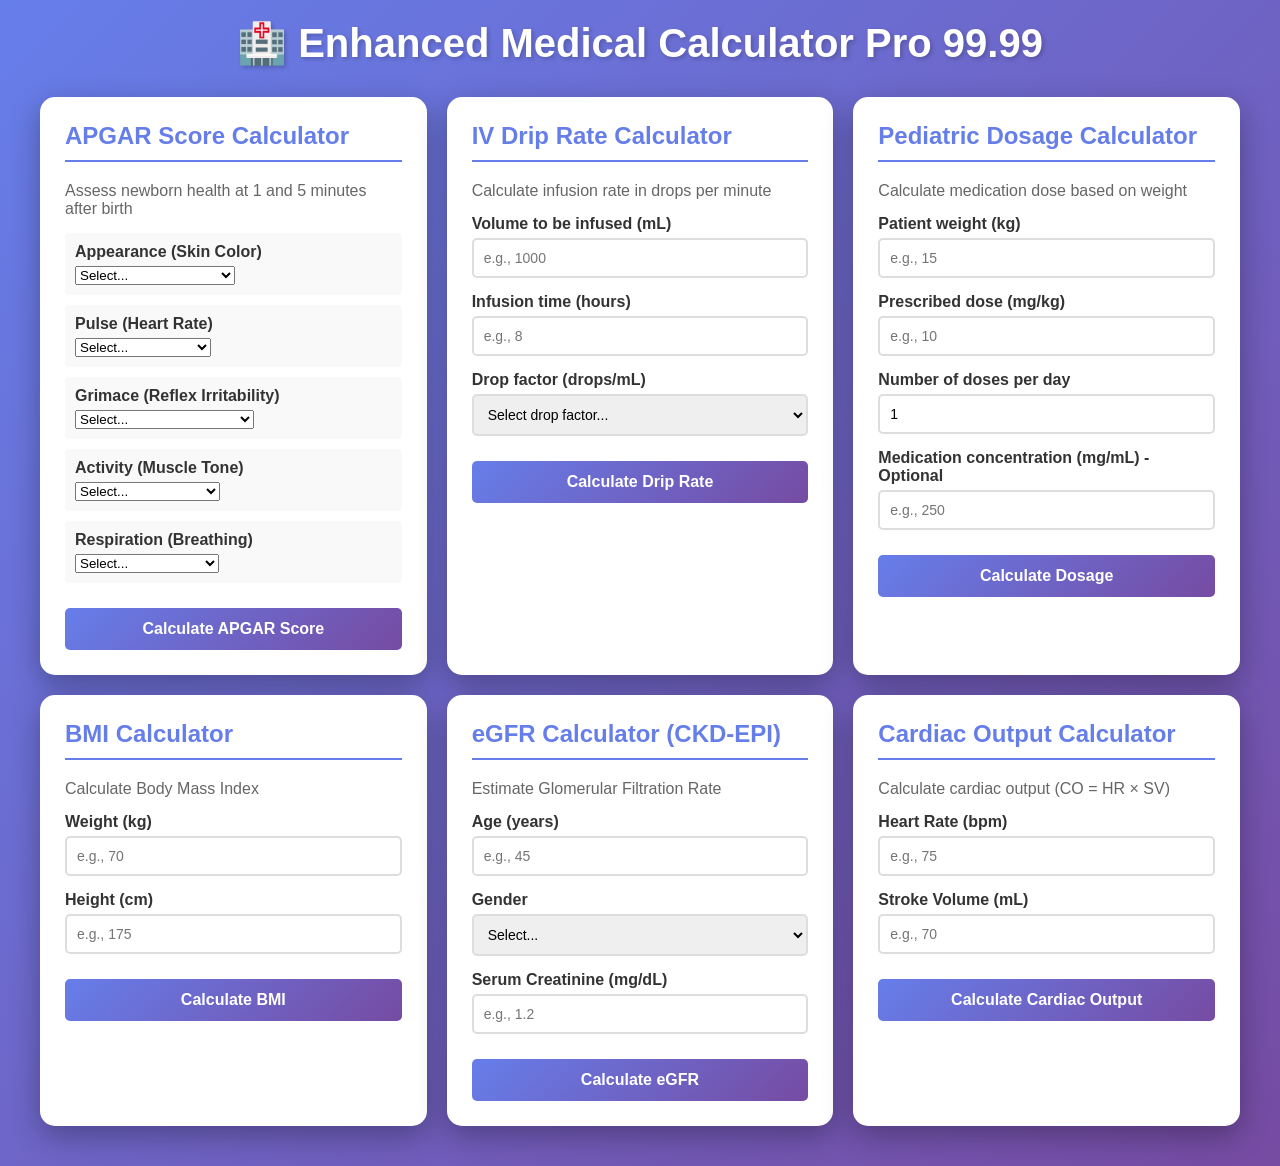
<file: templates/enhanced_medcalc_pro 99.99 (1).html>
<!DOCTYPE html>
<html lang="en">
<head>
    <meta charset="UTF-8">
    <meta name="viewport" content="width=device-width, initial-scale=1.0">
    <title>Enhanced Medical Calculator Pro 99.99</title>
    <style>
        * {
            margin: 0;
            padding: 0;
            box-sizing: border-box;
        }

        body {
            font-family: 'Segoe UI', Tahoma, Geneva, Verdana, sans-serif;
            background: linear-gradient(135deg, #667eea 0%, #764ba2 100%);
            min-height: 100vh;
            padding: 20px;
        }

        .container {
            max-width: 1200px;
            margin: 0 auto;
        }

        h1 {
            text-align: center;
            color: white;
            margin-bottom: 30px;
            font-size: 2.5em;
            text-shadow: 2px 2px 4px rgba(0,0,0,0.2);
        }

        .calculator-grid {
            display: grid;
            grid-template-columns: repeat(auto-fit, minmax(350px, 1fr));
            gap: 20px;
            margin-bottom: 20px;
        }

        .calculator-card {
            background: white;
            border-radius: 15px;
            padding: 25px;
            box-shadow: 0 10px 30px rgba(0,0,0,0.3);
            transition: transform 0.3s ease;
        }

        .calculator-card:hover {
            transform: translateY(-5px);
        }

        .calculator-card h2 {
            color: #667eea;
            margin-bottom: 20px;
            font-size: 1.5em;
            border-bottom: 2px solid #667eea;
            padding-bottom: 10px;
        }

        .input-group {
            margin-bottom: 15px;
        }

        .input-group label {
            display: block;
            margin-bottom: 5px;
            color: #333;
            font-weight: 600;
        }

        .input-group input,
        .input-group select {
            width: 100%;
            padding: 10px;
            border: 2px solid #ddd;
            border-radius: 5px;
            font-size: 14px;
            transition: border-color 0.3s ease;
        }

        .input-group input:focus,
        .input-group select:focus {
            outline: none;
            border-color: #667eea;
        }

        .btn {
            width: 100%;
            padding: 12px;
            background: linear-gradient(135deg, #667eea 0%, #764ba2 100%);
            color: white;
            border: none;
            border-radius: 5px;
            font-size: 16px;
            font-weight: 600;
            cursor: pointer;
            transition: opacity 0.3s ease;
            margin-top: 10px;
        }

        .btn:hover {
            opacity: 0.9;
        }

        .result {
            margin-top: 20px;
            padding: 15px;
            background: #f0f7ff;
            border-left: 4px solid #667eea;
            border-radius: 5px;
            display: none;
        }

        .result.show {
            display: block;
        }

        .result h3 {
            color: #667eea;
            margin-bottom: 10px;
        }

        .result p {
            color: #333;
            line-height: 1.6;
        }

        .error {
            background: #ffe0e0;
            border-left-color: #f44336;
        }

        .error h3 {
            color: #f44336;
        }

        .apgar-criteria {
            display: grid;
            grid-template-columns: 1fr;
            gap: 10px;
            margin-bottom: 15px;
        }

        .criteria-group {
            padding: 10px;
            background: #f9f9f9;
            border-radius: 5px;
        }

        .criteria-group label {
            display: block;
            margin-bottom: 5px;
            font-weight: 600;
            color: #333;
        }

        .score-breakdown {
            margin-top: 10px;
            padding: 10px;
            background: white;
            border-radius: 5px;
        }

        .score-breakdown p {
            margin: 5px 0;
            font-size: 14px;
        }
    </style>
</head>
<body>
    <div class="container">
        <h1>🏥 Enhanced Medical Calculator Pro 99.99</h1>

        <div class="calculator-grid">
            <!-- APGAR Score Calculator -->
            <div class="calculator-card">
                <h2>APGAR Score Calculator</h2>
                <p style="margin-bottom: 15px; color: #666;">Assess newborn health at 1 and 5 minutes after birth</p>
                
                <div class="apgar-criteria">
                    <div class="criteria-group">
                        <label>Appearance (Skin Color)</label>
                        <select id="apgar-appearance">
                            <option value="">Select...</option>
                            <option value="0">Blue or pale all over (0)</option>
                            <option value="1">Blue at extremities (1)</option>
                            <option value="2">Pink all over (2)</option>
                        </select>
                    </div>

                    <div class="criteria-group">
                        <label>Pulse (Heart Rate)</label>
                        <select id="apgar-pulse">
                            <option value="">Select...</option>
                            <option value="0">Absent (0)</option>
                            <option value="1">Below 100 bpm (1)</option>
                            <option value="2">Above 100 bpm (2)</option>
                        </select>
                    </div>

                    <div class="criteria-group">
                        <label>Grimace (Reflex Irritability)</label>
                        <select id="apgar-grimace">
                            <option value="">Select...</option>
                            <option value="0">No response (0)</option>
                            <option value="1">Grimace on stimulation (1)</option>
                            <option value="2">Cry or pull away (2)</option>
                        </select>
                    </div>

                    <div class="criteria-group">
                        <label>Activity (Muscle Tone)</label>
                        <select id="apgar-activity">
                            <option value="">Select...</option>
                            <option value="0">Limp (0)</option>
                            <option value="1">Some flexion (1)</option>
                            <option value="2">Active movement (2)</option>
                        </select>
                    </div>

                    <div class="criteria-group">
                        <label>Respiration (Breathing)</label>
                        <select id="apgar-respiration">
                            <option value="">Select...</option>
                            <option value="0">Absent (0)</option>
                            <option value="1">Weak or irregular (1)</option>
                            <option value="2">Strong cry (2)</option>
                        </select>
                    </div>
                </div>

                <button class="btn" onclick="calculateApgar()">Calculate APGAR Score</button>
                
                <div id="apgar-result" class="result"></div>
            </div>

            <!-- IV Drip Rate Calculator -->
            <div class="calculator-card">
                <h2>IV Drip Rate Calculator</h2>
                <p style="margin-bottom: 15px; color: #666;">Calculate infusion rate in drops per minute</p>

                <div class="input-group">
                    <label>Volume to be infused (mL)</label>
                    <input type="number" id="iv-volume" placeholder="e.g., 1000" min="0" step="1">
                </div>

                <div class="input-group">
                    <label>Infusion time (hours)</label>
                    <input type="number" id="iv-time" placeholder="e.g., 8" min="0" step="0.1">
                </div>

                <div class="input-group">
                    <label>Drop factor (drops/mL)</label>
                    <select id="iv-drop-factor">
                        <option value="">Select drop factor...</option>
                        <option value="10">10 drops/mL (Macrodrip)</option>
                        <option value="15">15 drops/mL (Macrodrip)</option>
                        <option value="20">20 drops/mL (Macrodrip)</option>
                        <option value="60">60 drops/mL (Microdrip)</option>
                    </select>
                </div>

                <button class="btn" onclick="calculateIVDripRate()">Calculate Drip Rate</button>
                
                <div id="iv-result" class="result"></div>
            </div>

            <!-- Pediatric Dosage Calculator -->
            <div class="calculator-card">
                <h2>Pediatric Dosage Calculator</h2>
                <p style="margin-bottom: 15px; color: #666;">Calculate medication dose based on weight</p>

                <div class="input-group">
                    <label>Patient weight (kg)</label>
                    <input type="number" id="ped-weight" placeholder="e.g., 15" min="0" step="0.1">
                </div>

                <div class="input-group">
                    <label>Prescribed dose (mg/kg)</label>
                    <input type="number" id="ped-dose-per-kg" placeholder="e.g., 10" min="0" step="0.1">
                </div>

                <div class="input-group">
                    <label>Number of doses per day</label>
                    <input type="number" id="ped-doses-per-day" placeholder="e.g., 3" min="1" step="1" value="1">
                </div>

                <div class="input-group">
                    <label>Medication concentration (mg/mL) - Optional</label>
                    <input type="number" id="ped-concentration" placeholder="e.g., 250" min="0" step="0.1">
                </div>

                <button class="btn" onclick="calculatePediatricDose()">Calculate Dosage</button>
                
                <div id="ped-result" class="result"></div>
            </div>

            <!-- BMI Calculator -->
            <div class="calculator-card">
                <h2>BMI Calculator</h2>
                <p style="margin-bottom: 15px; color: #666;">Calculate Body Mass Index</p>

                <div class="input-group">
                    <label>Weight (kg)</label>
                    <input type="number" id="bmi-weight" placeholder="e.g., 70" min="0" step="0.1">
                </div>

                <div class="input-group">
                    <label>Height (cm)</label>
                    <input type="number" id="bmi-height" placeholder="e.g., 175" min="0" step="0.1">
                </div>

                <button class="btn" onclick="calculateBMI()">Calculate BMI</button>
                
                <div id="bmi-result" class="result"></div>
            </div>

            <!-- GFR Calculator (eGFR) -->
            <div class="calculator-card">
                <h2>eGFR Calculator (CKD-EPI)</h2>
                <p style="margin-bottom: 15px; color: #666;">Estimate Glomerular Filtration Rate</p>

                <div class="input-group">
                    <label>Age (years)</label>
                    <input type="number" id="gfr-age" placeholder="e.g., 45" min="18" max="120" step="1">
                </div>

                <div class="input-group">
                    <label>Gender</label>
                    <select id="gfr-gender">
                        <option value="">Select...</option>
                        <option value="male">Male</option>
                        <option value="female">Female</option>
                    </select>
                </div>

                <div class="input-group">
                    <label>Serum Creatinine (mg/dL)</label>
                    <input type="number" id="gfr-creatinine" placeholder="e.g., 1.2" min="0" step="0.01">
                </div>

                <button class="btn" onclick="calculateGFR()">Calculate eGFR</button>
                
                <div id="gfr-result" class="result"></div>
            </div>

            <!-- Cardiac Output Calculator -->
            <div class="calculator-card">
                <h2>Cardiac Output Calculator</h2>
                <p style="margin-bottom: 15px; color: #666;">Calculate cardiac output (CO = HR × SV)</p>

                <div class="input-group">
                    <label>Heart Rate (bpm)</label>
                    <input type="number" id="co-hr" placeholder="e.g., 75" min="0" step="1">
                </div>

                <div class="input-group">
                    <label>Stroke Volume (mL)</label>
                    <input type="number" id="co-sv" placeholder="e.g., 70" min="0" step="0.1">
                </div>

                <button class="btn" onclick="calculateCardiacOutput()">Calculate Cardiac Output</button>
                
                <div id="co-result" class="result"></div>
            </div>
        </div>
    </div>

    <script>
        // APGAR Score Calculator
        // APGAR stands for: Appearance, Pulse, Grimace, Activity, Respiration
        // Each criterion is scored 0-2, total score ranges from 0-10
        // Score 7-10: Normal, 4-6: Fairly low, 0-3: Critically low
        function calculateApgar() {
            const appearance = parseInt(document.getElementById('apgar-appearance').value);
            const pulse = parseInt(document.getElementById('apgar-pulse').value);
            const grimace = parseInt(document.getElementById('apgar-grimace').value);
            const activity = parseInt(document.getElementById('apgar-activity').value);
            const respiration = parseInt(document.getElementById('apgar-respiration').value);

            const resultDiv = document.getElementById('apgar-result');

            // Validate inputs
            if (isNaN(appearance) || isNaN(pulse) || isNaN(grimace) || isNaN(activity) || isNaN(respiration)) {
                resultDiv.className = 'result show error';
                resultDiv.innerHTML = '<h3>Error</h3><p>Please select all APGAR criteria.</p>';
                return;
            }

            const totalScore = appearance + pulse + grimace + activity + respiration;
            let interpretation = '';
            let scoreClass = '';

            if (totalScore >= 7) {
                interpretation = 'Normal - The baby is in good health.';
                scoreClass = '';
            } else if (totalScore >= 4) {
                interpretation = 'Fairly Low - The baby may need some assistance and monitoring.';
                scoreClass = '';
            } else {
                interpretation = 'Low - The baby needs immediate medical attention.';
                scoreClass = 'error';
            }

            resultDiv.className = `result show ${scoreClass}`;
            resultDiv.innerHTML = `
                <h3>APGAR Score Result</h3>
                <div class="score-breakdown">
                    <p><strong>Total Score: ${totalScore} / 10</strong></p>
                    <p>Appearance: ${appearance}</p>
                    <p>Pulse: ${pulse}</p>
                    <p>Grimace: ${grimace}</p>
                    <p>Activity: ${activity}</p>
                    <p>Respiration: ${respiration}</p>
                </div>
                <p style="margin-top: 10px;"><strong>Interpretation:</strong> ${interpretation}</p>
            `;
        }

        // IV Drip Rate Calculator
        // Formula: Drip Rate (drops/min) = (Volume (mL) × Drop Factor (drops/mL)) / Time (minutes)
        function calculateIVDripRate() {
            const volume = parseFloat(document.getElementById('iv-volume').value);
            const time = parseFloat(document.getElementById('iv-time').value);
            const dropFactor = parseFloat(document.getElementById('iv-drop-factor').value);

            const resultDiv = document.getElementById('iv-result');

            // Validate inputs
            if (isNaN(volume) || volume <= 0) {
                resultDiv.className = 'result show error';
                resultDiv.innerHTML = '<h3>Error</h3><p>Please enter a valid volume (mL).</p>';
                return;
            }

            if (isNaN(time) || time <= 0) {
                resultDiv.className = 'result show error';
                resultDiv.innerHTML = '<h3>Error</h3><p>Please enter a valid infusion time (hours).</p>';
                return;
            }

            if (isNaN(dropFactor) || dropFactor <= 0) {
                resultDiv.className = 'result show error';
                resultDiv.innerHTML = '<h3>Error</h3><p>Please select a drop factor.</p>';
                return;
            }

            // Formula: Drip Rate (drops/min) = (Volume (mL) × Drop Factor (drops/mL)) / Time (minutes)
            const timeInMinutes = time * 60;
            const dripRate = (volume * dropFactor) / timeInMinutes;
            const flowRate = volume / time; // mL/hour

            resultDiv.className = 'result show';
            resultDiv.innerHTML = `
                <h3>IV Drip Rate Result</h3>
                <p><strong>Drip Rate: ${dripRate.toFixed(1)} drops/minute</strong></p>
                <p>Flow Rate: ${flowRate.toFixed(1)} mL/hour</p>
                <p>Volume: ${volume} mL</p>
                <p>Time: ${time} hour(s)</p>
                <p>Drop Factor: ${dropFactor} drops/mL</p>
            `;
        }

        // Pediatric Dosage Calculator
        // Calculates medication dose based on patient weight
        // Formula: Total Daily Dose = Weight (kg) × Dose (mg/kg)
        // If concentration is provided, also calculates volume: Volume = Dose / Concentration
        function calculatePediatricDose() {
            const weight = parseFloat(document.getElementById('ped-weight').value);
            const dosePerKg = parseFloat(document.getElementById('ped-dose-per-kg').value);
            const dosesPerDay = parseInt(document.getElementById('ped-doses-per-day').value);
            const concentration = parseFloat(document.getElementById('ped-concentration').value);

            const resultDiv = document.getElementById('ped-result');

            // Validate inputs
            if (isNaN(weight) || weight <= 0) {
                resultDiv.className = 'result show error';
                resultDiv.innerHTML = '<h3>Error</h3><p>Please enter a valid patient weight. Weight must be greater than 0 kg.</p>';
                return;
            }

            if (isNaN(dosePerKg) || dosePerKg <= 0) {
                resultDiv.className = 'result show error';
                resultDiv.innerHTML = '<h3>Error</h3><p>Please enter a valid dose per kg. Dose must be greater than 0 mg/kg.</p>';
                return;
            }

            if (isNaN(dosesPerDay) || dosesPerDay <= 0) {
                resultDiv.className = 'result show error';
                resultDiv.innerHTML = '<h3>Error</h3><p>Please enter a valid number of doses per day. Must be at least 1.</p>';
                return;
            }

            // Calculate total daily dose
            const totalDailyDose = weight * dosePerKg;
            const dosePerAdministration = totalDailyDose / dosesPerDay;

            let resultHTML = `
                <h3>Pediatric Dosage Result</h3>
                <p><strong>Total Daily Dose: ${totalDailyDose.toFixed(2)} mg</strong></p>
                <p>Dose per Administration: ${dosePerAdministration.toFixed(2)} mg</p>
                <p>Number of Doses: ${dosesPerDay} per day</p>
                <p>Patient Weight: ${weight} kg</p>
                <p>Prescribed: ${dosePerKg} mg/kg</p>
            `;

            // If concentration is provided, calculate volume
            if (!isNaN(concentration) && concentration > 0) {
                const volumePerDose = dosePerAdministration / concentration;
                resultHTML += `<p style="margin-top: 10px;"><strong>Volume per Dose: ${volumePerDose.toFixed(2)} mL</strong></p>`;
                resultHTML += `<p>Concentration: ${concentration} mg/mL</p>`;
            }

            resultDiv.className = 'result show';
            resultDiv.innerHTML = resultHTML;
        }

        // BMI Calculator
        function calculateBMI() {
            const weight = parseFloat(document.getElementById('bmi-weight').value);
            const heightCm = parseFloat(document.getElementById('bmi-height').value);

            const resultDiv = document.getElementById('bmi-result');

            // Validate inputs
            if (isNaN(weight) || weight <= 0) {
                resultDiv.className = 'result show error';
                resultDiv.innerHTML = '<h3>Error</h3><p>Please enter a valid weight (kg).</p>';
                return;
            }

            if (isNaN(heightCm) || heightCm <= 0) {
                resultDiv.className = 'result show error';
                resultDiv.innerHTML = '<h3>Error</h3><p>Please enter a valid height (cm).</p>';
                return;
            }

            // Convert height to meters and calculate BMI
            const heightM = heightCm / 100;
            const bmi = weight / (heightM * heightM);

            let category = '';
            if (bmi < 18.5) {
                category = 'Underweight';
            } else if (bmi < 25) {
                category = 'Normal weight';
            } else if (bmi < 30) {
                category = 'Overweight';
            } else {
                category = 'Obese';
            }

            resultDiv.className = 'result show';
            resultDiv.innerHTML = `
                <h3>BMI Result</h3>
                <p><strong>BMI: ${bmi.toFixed(1)}</strong></p>
                <p>Category: ${category}</p>
                <p>Weight: ${weight} kg</p>
                <p>Height: ${heightCm} cm</p>
            `;
        }

        // eGFR Calculator (CKD-EPI formula)
        function calculateGFR() {
            const age = parseInt(document.getElementById('gfr-age').value);
            const gender = document.getElementById('gfr-gender').value;
            const creatinine = parseFloat(document.getElementById('gfr-creatinine').value);

            const resultDiv = document.getElementById('gfr-result');

            // Validate inputs
            if (isNaN(age) || age < 18) {
                resultDiv.className = 'result show error';
                resultDiv.innerHTML = '<h3>Error</h3><p>Please enter a valid age (18 or older).</p>';
                return;
            }

            if (!gender) {
                resultDiv.className = 'result show error';
                resultDiv.innerHTML = '<h3>Error</h3><p>Please select a gender.</p>';
                return;
            }

            if (isNaN(creatinine) || creatinine <= 0) {
                resultDiv.className = 'result show error';
                resultDiv.innerHTML = '<h3>Error</h3><p>Please enter a valid creatinine level.</p>';
                return;
            }

            // CKD-EPI formula
            let kappa, alpha, genderFactor;
            if (gender === 'female') {
                kappa = 0.7;
                alpha = -0.329;
                genderFactor = 1.018;
            } else {
                kappa = 0.9;
                alpha = -0.411;
                genderFactor = 1;
            }

            const minRatio = Math.min(creatinine / kappa, 1);
            const maxRatio = Math.max(creatinine / kappa, 1);
            
            const eGFR = 141 * Math.pow(minRatio, alpha) * Math.pow(maxRatio, -1.209) * Math.pow(0.993, age) * genderFactor;

            let stage = '';
            if (eGFR >= 90) {
                stage = 'Stage 1 (Normal or high)';
            } else if (eGFR >= 60) {
                stage = 'Stage 2 (Mild decrease)';
            } else if (eGFR >= 45) {
                stage = 'Stage 3a (Mild to moderate decrease)';
            } else if (eGFR >= 30) {
                stage = 'Stage 3b (Moderate to severe decrease)';
            } else if (eGFR >= 15) {
                stage = 'Stage 4 (Severe decrease)';
            } else {
                stage = 'Stage 5 (Kidney failure)';
            }

            resultDiv.className = 'result show';
            resultDiv.innerHTML = `
                <h3>eGFR Result</h3>
                <p><strong>eGFR: ${eGFR.toFixed(1)} mL/min/1.73m²</strong></p>
                <p>CKD Stage: ${stage}</p>
                <p>Age: ${age} years</p>
                <p>Gender: ${gender.charAt(0).toUpperCase() + gender.slice(1)}</p>
                <p>Creatinine: ${creatinine} mg/dL</p>
            `;
        }

        // Cardiac Output Calculator
        function calculateCardiacOutput() {
            const heartRate = parseFloat(document.getElementById('co-hr').value);
            const strokeVolume = parseFloat(document.getElementById('co-sv').value);

            const resultDiv = document.getElementById('co-result');

            // Validate inputs
            if (isNaN(heartRate) || heartRate <= 0) {
                resultDiv.className = 'result show error';
                resultDiv.innerHTML = '<h3>Error</h3><p>Please enter a valid heart rate (bpm).</p>';
                return;
            }

            if (isNaN(strokeVolume) || strokeVolume <= 0) {
                resultDiv.className = 'result show error';
                resultDiv.innerHTML = '<h3>Error</h3><p>Please enter a valid stroke volume (mL).</p>';
                return;
            }

            // Calculate cardiac output (CO = HR × SV)
            const cardiacOutput = (heartRate * strokeVolume) / 1000; // Convert to L/min
            // Cardiac Index = CO / BSA. Using average adult BSA of 1.8 m² for approximation
            // Note: For accurate CI, BSA should be calculated from patient height and weight
            const cardiacIndex = cardiacOutput / 1.8;

            let interpretation = '';
            if (cardiacOutput >= 4 && cardiacOutput <= 8) {
                interpretation = 'Normal range';
            } else if (cardiacOutput < 4) {
                interpretation = 'Below normal - may indicate cardiac dysfunction';
            } else {
                interpretation = 'Above normal - may indicate hyperdynamic state';
            }

            resultDiv.className = 'result show';
            resultDiv.innerHTML = `
                <h3>Cardiac Output Result</h3>
                <p><strong>Cardiac Output: ${cardiacOutput.toFixed(2)} L/min</strong></p>
                <p>Cardiac Index: ${cardiacIndex.toFixed(2)} L/min/m²</p>
                <p>Heart Rate: ${heartRate} bpm</p>
                <p>Stroke Volume: ${strokeVolume} mL</p>
                <p style="margin-top: 10px;"><strong>Interpretation:</strong> ${interpretation}</p>
            `;
        }
    </script>
</body>
</html>
</file>
